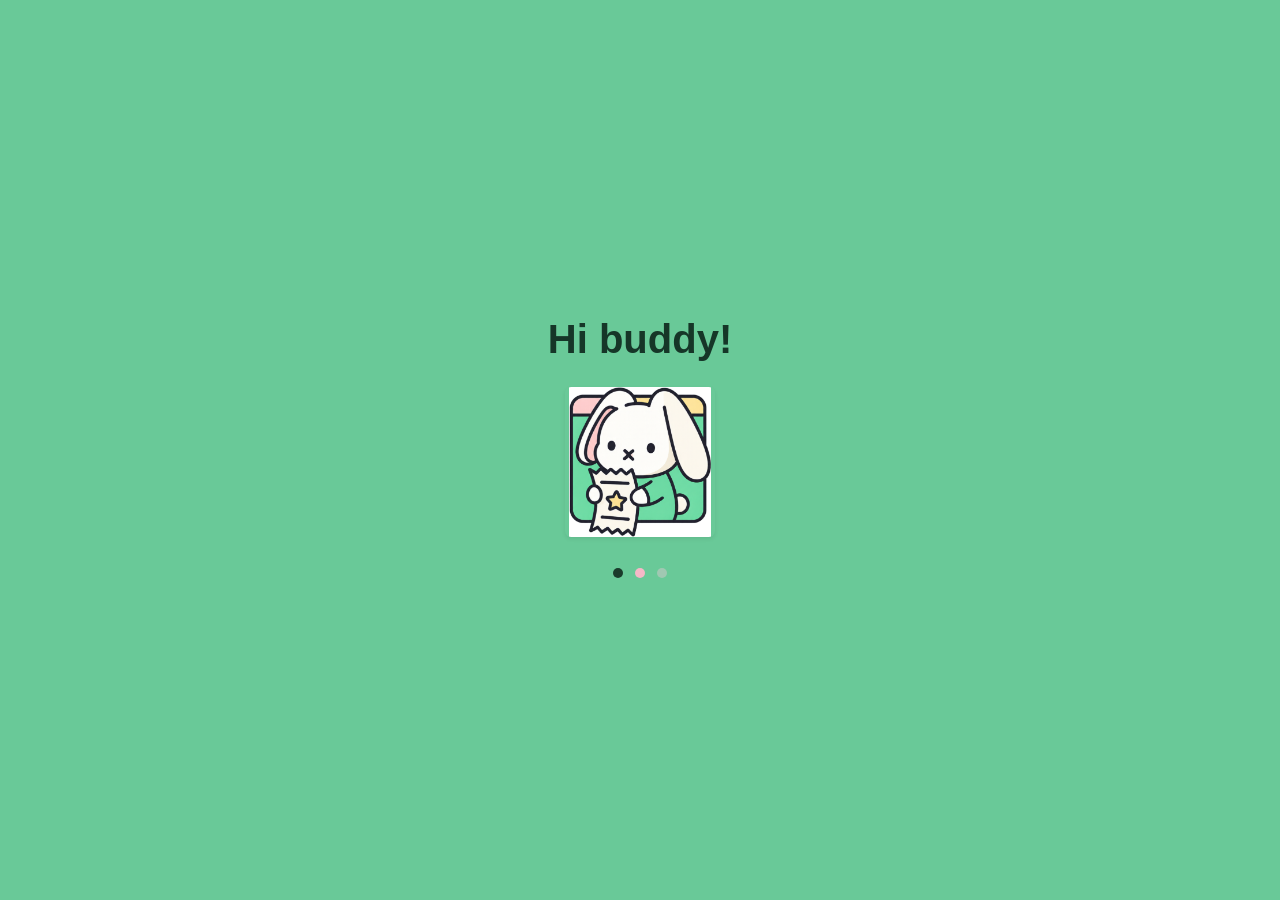
<file: index.html>
<!DOCTYPE html>
<html lang="en">
<head>
  <meta charset="UTF-8">
  <meta name="viewport" content="width=device-width, initial-scale=1.0">
  <title>Slipzy - Welcome</title>
  <link href="https://cdn.jsdelivr.net/npm/bootstrap@5.3.0/dist/css/bootstrap.min.css" rel="stylesheet">
  <link rel="stylesheet" href="css/index.css">
</head>
<body class="d-flex align-items-center justify-content-center vh-100">

  <div class="text-center">
    <h1 class="fw-bold text-dark mb-4" style="font-size: 2.5rem; color: #163628 !important;">Hi buddy!</h1>
    <div class="mb-4">
      <img src="assets/bunny.png" alt="Bunny Mascot" class="img-box rounded shadow-sm">
    </div>
    <div>
      <span class="dot dot-dark"></span>
      <span class="dot dot-pink"></span>
      <span class="dot dot-grey"></span>
    </div>
  </div>

</body>
</html>
</file>
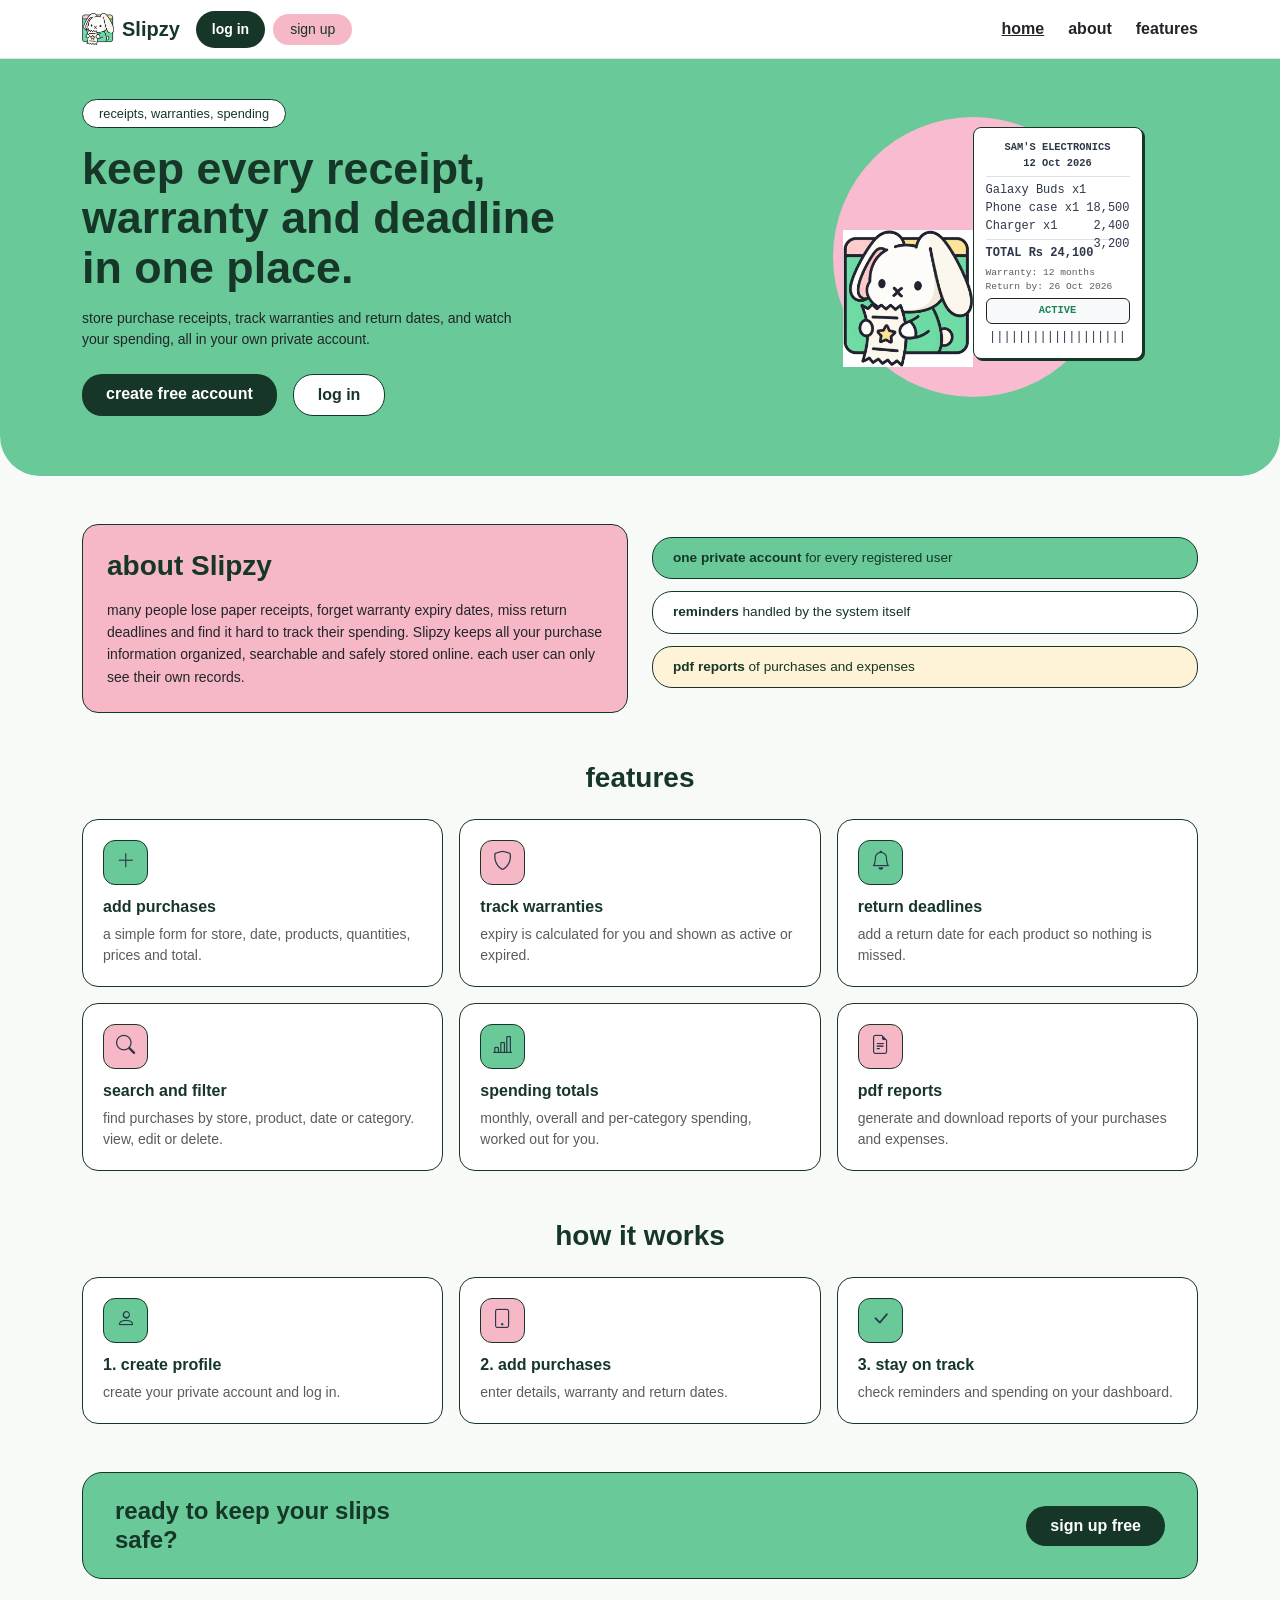
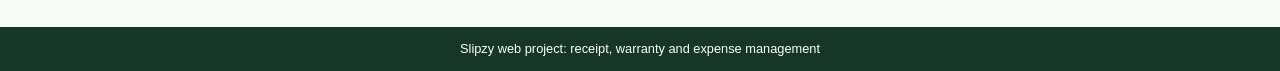
<file: home.html>
<!DOCTYPE html>
<html lang="en">
<head>
  <meta charset="UTF-8">
  <meta name="viewport" content="width=device-width, initial-scale=1.0">
  <title>Slipzy - Home</title>
  <link href="https://cdn.jsdelivr.net/npm/bootstrap@5.3.0/dist/css/bootstrap.min.css" rel="stylesheet">
  <link rel="stylesheet" href="https://cdn.jsdelivr.net/npm/bootstrap-icons@1.11.0/font/bootstrap-icons.css">
  <link rel="stylesheet" href="css/home.css">
</head>
<body>
  <nav class="navbar navbar-expand-lg bg-white border-bottom py-2">
    <div class="container">
      <a class="navbar-brand d-flex align-items-center gap-2 fw-bold" href="home.html" style="color: #163628;">
        <img src="assets/bunny.png" width="32" height="32" alt="Logo"> Slipzy
      </a>
      <div class="d-flex align-items-center gap-2">
        <a href="login.html" class="btn btn-dark-green btn-sm px-3">log in</a>
        <a href="signup.html" class="btn btn-sm px-3" style="background-color: #F6B8C7; color: #163628; border-radius: 20px;">sign up</a>
      </div>
      <div class="ms-auto d-flex gap-4 fs-7 fw-semibold">
        <a href="home.html" class="text-decoration-underline text-dark">home</a>
        <a href="#about" class="text-dark text-decoration-none">about</a>
        <a href="#features" class="text-dark text-decoration-none">features</a>
      </div>
    </div>
  </nav> 

  <!-- Hero Section -->
  <div class="hero-bg">
    <div class="container">
      <div class="row align-items-center">
        <div class="col-md-7">
          <span class="badge-pill-custom bg-white mb-3">receipts, warranties, spending</span>
          <h1 class="fw-bold mb-3" style="color: #163628; font-size: 2.8rem; line-height: 1.1;">
            keep every receipt,<br>warranty and deadline<br>in one place.
          </h1>
          <p class="small text-dark mb-4" style="max-width: 440px;">
            store purchase receipts, track warranties and return dates, and watch your spending, all in your own private account.
          </p>
          <div class="d-flex gap-3">
            <a href="signup.html" class="btn btn-dark-green">create free account</a>
            <a href="login.html" class="btn btn-outline-custom">log in</a>
          </div>
        </div>
        <div class="col-md-5 text-center mt-4 mt-md-0">
          <div class="receipt-circle-container">
            <img src="assets/bunny.png" class="bunny-hero-img" alt="Bunny">
            <div class="receipt-card text-start">
              <div class="text-center fw-bold border-bottom pb-1 mb-1" style="font-size: 0.65rem;">SAM'S ELECTRONICS<br>12 Oct 2026</div>
              <div>Galaxy Buds x1 <span class="float-end">18,500</span></div>
              <div>Phone case x1 <span class="float-end">2,400</span></div>
              <div class="border-bottom pb-1 mb-1">Charger x1 <span class="float-end">3,200</span></div>
              <div class="fw-bold mb-1">TOTAL <span class="float-end">Rs 24,100</span></div>
              <div style="font-size: 0.6rem;" class="text-muted">Warranty: 12 months<br>Return by: 26 Oct 2026</div>
              <div class="text-center mt-1 border border-dark rounded bg-light py-1 fw-bold text-success" style="font-size: 0.65rem;">ACTIVE</div>
              <div class="text-center mt-1">|||||||||||||||||||</div>
            </div>
          </div>
        </div>
      </div>
    </div>
  </div>

  <!-- About Section -->
  <div class="container my-5" id="about">
    <div class="row g-4">
      <div class="col-md-6">
        <div class="about-card">
          <h3 class="fw-bold mb-3" style="color: #163628;">about Slipzy</h3>
          <p class="small text-dark mb-0" style="line-height: 1.6;">
            many people lose paper receipts, forget warranty expiry dates, miss return deadlines and find it hard to track their spending. Slipzy keeps all your purchase information organized, searchable and safely stored online. each user can only see their own records.
          </p>
        </div>
      </div>
      <div class="col-md-6 d-flex flex-column justify-content-center">
        <div class="pill-info pill-green">
          <strong>one private account</strong> for every registered user
        </div>
        <div class="pill-info pill-white">
          <strong>reminders</strong> handled by the system itself
        </div>
        <div class="pill-info pill-yellow">
          <strong>pdf reports</strong> of purchases and expenses
        </div>
      </div>
    </div>
  </div>
  <!-- Features Section -->
  <div class="container my-5" id="features">
    <h3 class="fw-bold text-center mb-4" style="color: #163628;">features</h3>
    <div class="row g-3">
      <div class="col-md-4">
        <div class="feature-card">
          <div class="icon-box box-green"><i class="bi bi-plus-lg"></i></div>
          <h6 class="fw-bold" style="color: #163628;">add purchases</h6>
          <p class="small text-muted mb-0">a simple form for store, date, products, quantities, prices and total.</p>
        </div>
      </div>
      <div class="col-md-4">
        <div class="feature-card">
          <div class="icon-box box-pink"><i class="bi bi-shield"></i></div>
          <h6 class="fw-bold" style="color: #163628;">track warranties</h6>
          <p class="small text-muted mb-0">expiry is calculated for you and shown as active or expired.</p>
        </div>
      </div>
      <div class="col-md-4">
        <div class="feature-card">
          <div class="icon-box box-green"><i class="bi bi-bell"></i></div>
          <h6 class="fw-bold" style="color: #163628;">return deadlines</h6>
          <p class="small text-muted mb-0">add a return date for each product so nothing is missed.</p>
        </div>
      </div>
      <div class="col-md-4">
        <div class="feature-card">
          <div class="icon-box box-pink"><i class="bi bi-search"></i></div>
          <h6 class="fw-bold" style="color: #163628;">search and filter</h6>
          <p class="small text-muted mb-0">find purchases by store, product, date or category. view, edit or delete.</p>
        </div>
      </div>
      <div class="col-md-4">
        <div class="feature-card">
          <div class="icon-box box-green"><i class="bi bi-bar-chart-line"></i></div>
          <h6 class="fw-bold" style="color: #163628;">spending totals</h6>
          <p class="small text-muted mb-0">monthly, overall and per-category spending, worked out for you.</p>
        </div>
      </div>
      <div class="col-md-4">
        <div class="feature-card">
          <div class="icon-box box-pink"><i class="bi bi-file-earmark-text"></i></div>
          <h6 class="fw-bold" style="color: #163628;">pdf reports</h6>
          <p class="small text-muted mb-0">generate and download reports of your purchases and expenses.</p>
        </div>
      </div>
    </div>
  </div> 

  <!-- How it works -->
  <div class="container my-5">
    <h3 class="fw-bold text-center mb-4" style="color: #163628;">how it works</h3>
    <div class="row g-3">
      <div class="col-md-4">
        <div class="feature-card">
          <div class="icon-box box-green"><i class="bi bi-person"></i></div>
          <h6 class="fw-bold" style="color: #163628;">1. create profile</h6>
          <p class="small text-muted mb-0">create your private account and log in.</p>
        </div>
      </div>
      <div class="col-md-4">
        <div class="feature-card">
          <div class="icon-box box-pink"><i class="bi bi-tablet"></i></div>
          <h6 class="fw-bold" style="color: #163628;">2. add purchases</h6>
          <p class="small text-muted mb-0">enter details, warranty and return dates.</p>
        </div>
      </div>
      <div class="col-md-4">
        <div class="feature-card">
          <div class="icon-box box-green"><i class="bi bi-check-lg"></i></div>
          <h6 class="fw-bold" style="color: #163628;">3. stay on track</h6>
          <p class="small text-muted mb-0">check reminders and spending on your dashboard.</p>
        </div>
      </div>
    </div>
  </div>

  <!-- Call to action -->
  <div class="container my-5">
    <div class="cta-banner d-flex justify-content-between align-items-center">
      <h4 class="fw-bold mb-0" style="color: #163628;">ready to keep your slips<br>safe?</h4>
      <a href="signup.html" class="btn btn-dark-green px-4 py-2">sign up free</a>
    </div>
  </div>

  <!-- Footer -->
  <footer class="footer-bar text-center">
    Slipzy web project: receipt, warranty and expense management
  </footer>

</body>
</html>
</file>
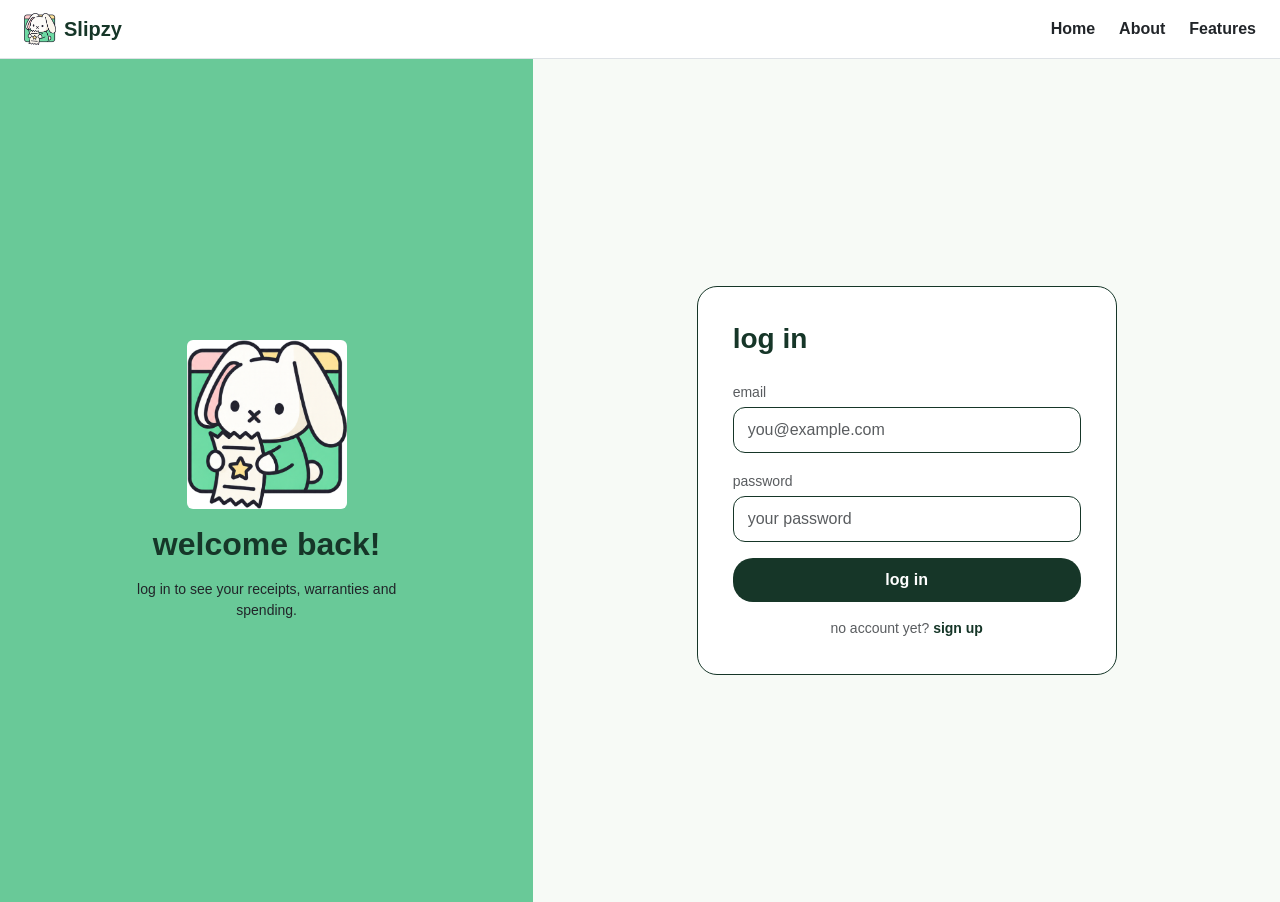
<file: login.html>
<!DOCTYPE html>
<html lang="en">
<head>
  <meta charset="UTF-8">
  <meta name="viewport" content="width=device-width, initial-scale=1.0">
  <title>Slipzy - Log In</title>
  <link href="https://cdn.jsdelivr.net/npm/bootstrap@5.3.0/dist/css/bootstrap.min.css" rel="stylesheet">
    <link rel="stylesheet" href="css/login.css">
</head>
<body> 

  <!-- Navbar -->
   <nav class="navbar navbar-expand-lg bg-white border-bottom py-2">
    <div class="container-fluid px-4">
      <a class="navbar-brand d-flex align-items-center gap-2 fw-bold" href="home.html" style="color: #163628;">
        <img src="assets/bunny.png" width="32" height="32" alt="Logo"> Slipzy
      </a>
      <div class="ms-auto d-flex gap-4 fs-7 fw-semibold">
        <a href="home.html" class="text-dark text-decoration-none">Home</a>
        <a href="home.html#about" class="text-dark text-decoration-none">About</a>
        <a href="home.html#features" class="text-dark text-decoration-none">Features</a>
      </div>
    </div>
  </nav>

  <div class="container-fluid">
    <div class="row">
    <!--  Left side banner--> 
      <div class="col-md-5 left-panel text-center p-4">
        <img src="assets/bunny.png" width="160" class="mb-3 rounded" alt="Bunny">
        <h2 class="fw-bold mb-3" style="color: #163628;">welcome back!</h2>
        <p class="small text-dark mb-0" style="max-width: 260px;">
          log in to see your receipts, warranties and spending.
        </p>
      </div>

      <!-- Right side form -->
      <div class="col-md-7 right-panel p-4">
        <div class="auth-card">
          <h3 class="fw-bold mb-4" style="color: #163628;">log in</h3>
          <form>
            <div class="mb-3">
              <label class="form-label small text-muted mb-1">email</label>
              <input type="email" class="form-control form-control-custom" placeholder="you@example.com">
            </div>
            <div class="mb-3">
              <label class="form-label small text-muted mb-1">password</label>
              <input type="password" class="form-control form-control-custom" placeholder="your password">
            </div> 
            <!-- <div class="d-flex justify-content-between align-items-center mb-4 fs-7">
              <span class="text-muted" style="font-size: 0.85rem;">remember me</span>
              <a href="#" class="fw-bold text-decoration-none" style="color: #163628; font-size: 0.85rem;">Forgot password?</a>
            </div> -->
            <button type="submit" class="btn btn-dark-green mb-3">log in</button>
            <div class="text-center small text-muted">
              no account yet? <a href="signup.html" class="fw-bold text-decoration-none" style="color: #163628;">sign up</a>
            </div>
          </form>
        </div>
      </div>
    </div>
  </div>

</body>
</html>
</file>
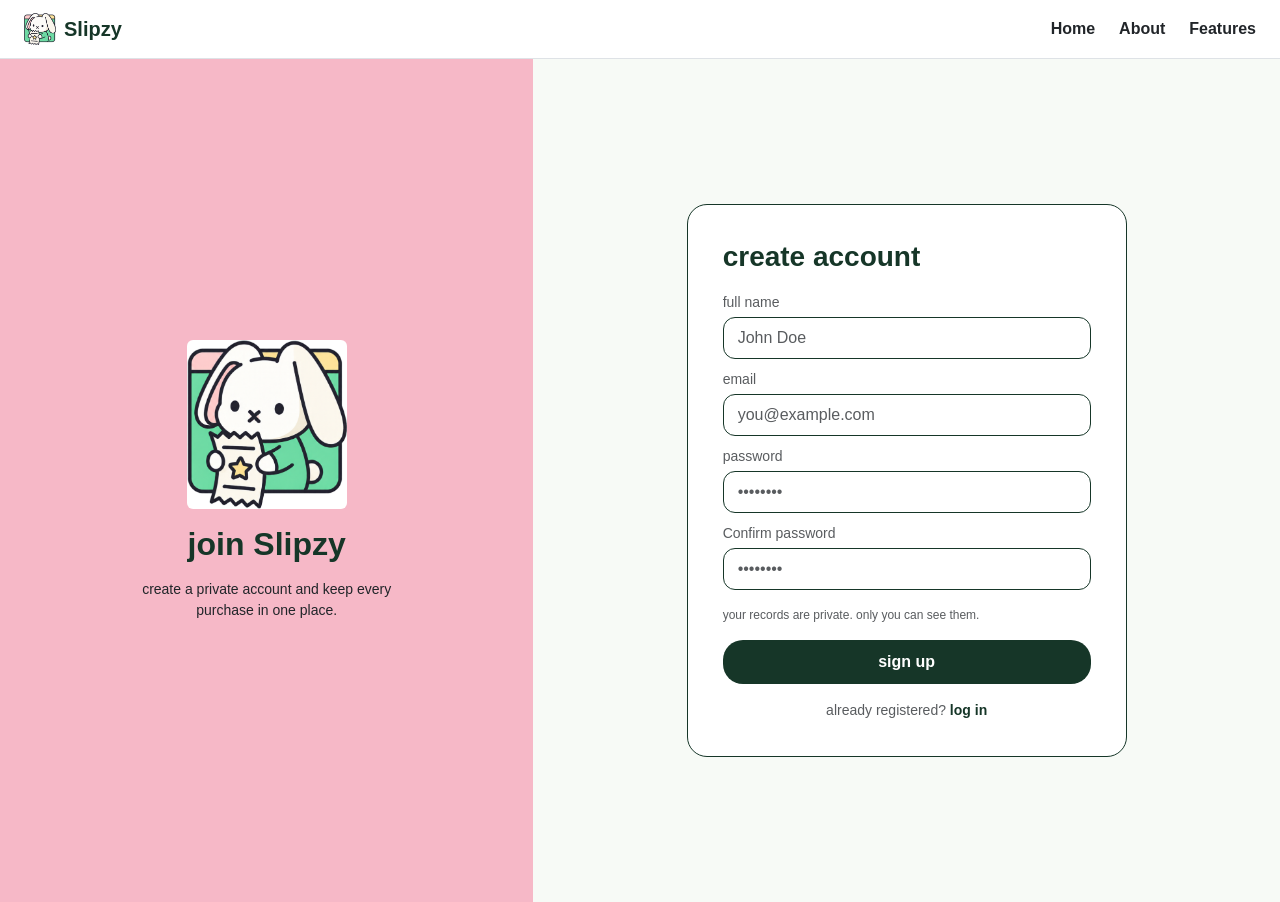
<file: signup.html>
<!DOCTYPE html>
<html lang="en">
<head>
  <meta charset="UTF-8">
  <meta name="viewport" content="width=device-width, initial-scale=1.0">
  <title>Slipzy - Sign Up</title>
  <link href="https://cdn.jsdelivr.net/npm/bootstrap@5.3.0/dist/css/bootstrap.min.css" rel="stylesheet">
  <link rel="stylesheet" href="css/signup.css">
</head>
<body>

  <!-- Navbar -->
  <nav class="navbar navbar-expand-lg bg-white border-bottom py-2">
    <div class="container-fluid px-4">
      <a class="navbar-brand d-flex align-items-center gap-2 fw-bold" href="home.html" style="color: #163628;">
        <img src="assets/bunny.png" width="32" height="32" alt="Logo"> Slipzy
      </a>
      <div class="ms-auto d-flex gap-4 fs-7 fw-semibold">
        <a href="home.html" class="text-dark text-decoration-none">Home</a>
        <a href="home.html#about" class="text-dark text-decoration-none">About</a>
        <a href="home.html#features" class="text-dark text-decoration-none">Features</a>
      </div>
    </div>
  </nav>

  <div class="container-fluid">
    <div class="row">
      <!-- Left side banner -->
      <div class="col-md-5 left-panel text-center p-4">
        <img src="assets/bunny.png" width="160" class="mb-3 rounded" alt="Bunny">
        <h2 class="fw-bold mb-3" style="color: #163628;">join Slipzy</h2>
        <p class="small text-dark mb-0" style="max-width: 250px;">
          create a private account and keep every purchase in one place.
        </p>
      </div>

      <!-- Right side form -->
      <div class="col-md-7 right-panel p-4">
        <div class="auth-card">
          <h3 class="fw-bold mb-3" style="color: #163628;">create account</h3>
          <form>
            <div class="mb-2">
              <label class="form-label small text-muted mb-1">full name</label>
              <input type="text" class="form-control form-control-custom" placeholder="John Doe">
            </div>
            <div class="mb-2">
              <label class="form-label small text-muted mb-1">email</label>
              <input type="email" class="form-control form-control-custom" placeholder="you@example.com">
            </div>
            <div class="mb-2">
              <label class="form-label small text-muted mb-1">password</label>
              <input type="password" class="form-control form-control-custom" placeholder="••••••••">
            </div>
            <div class="mb-3">
              <label class="form-label small text-muted mb-1">Confirm password</label>
              <input type="password" class="form-control form-control-custom" placeholder="••••••••">
            </div>
            <p class="text-muted small mb-3" style="font-size: 0.75rem;">your records are private. only you can see them.</p>
            <button type="submit" class="btn btn-dark-green mb-3">sign up</button>
            <div class="text-center small text-muted">
              already registered? <a href="login.html" class="fw-bold text-decoration-none" style="color: #163628;">log in</a>
            </div>
          </form>
        </div>
      </div>
    </div>
  </div>

</body>
</html>
</file>
<file: css/index.css>
body {
      background-color: #69C998;
      font-family: 'Segoe UI', Tahoma, Geneva, Verdana, sans-serif;
    }
    .dot {
      width: 10px;
      height: 10px;
      border-radius: 50%;
      display: inline-block;
      margin: 0 4px;
    }
    .dot-dark { background-color: #1A3B2B; }
    .dot-pink { background-color: #F6B8C7; }
    .dot-grey { background-color: #A0C8B2; }
    .img-box {
      width: 150px;
      height: 150px;
      object-fit: contain;
    }
</file>
<file: css/home.css>
body {
      background-color: #F7FAF6;
      font-family: 'Segoe UI', Tahoma, Geneva, Verdana, sans-serif;
      color: #2D3748;
    }
    .hero-bg {
      background-color: #69C998;
      border-radius: 0 0 40px 40px;
      padding: 40px 0 60px 0;
    }
    .badge-pill-custom {
      border: 1.5px solid #163628;
      border-radius: 20px;
      padding: 4px 16px;
      font-size: 0.8rem;
      color: #163628;
      display: inline-block;
    }
    .btn-dark-green {
      background-color: #163628;
      color: white;
      border-radius: 20px;
      padding: 8px 24px;
      font-weight: 600;
      border: none;
    }
    .btn-dark-green:hover { background-color: #0d2319; color: white; }
    .btn-outline-custom {
      border: 1.5px solid #163628;
      border-radius: 20px;
      padding: 8px 24px;
      color: #163628;
      background: white;
      font-weight: 600;
    }
    .receipt-circle-container {
      position: relative;
      width: 280px;
      height: 280px;
      background-color: #F8BBD0;
      border-radius: 50%;
      margin: auto;
    }
    .receipt-card {
      position: absolute;
      top: 10px;
      right: -30px;
      background: white;
      border: 1.5px solid #163628;
      border-radius: 8px;
      padding: 12px;
      font-family: monospace;
      font-size: 0.75rem;
      width: 170px;
      box-shadow: 2px 2px 0px #163628;
    }
    .bunny-hero-img {
      position: absolute;
      left: 10px;
      bottom: 30px;
      width: 130px;
    }
    .about-card {
      background-color: #F6B8C7;
      border: 1.5px solid #163628;
      border-radius: 16px;
      padding: 24px;
      height: 100%;
    }
    .pill-info {
      border: 1.5px solid #163628;
      border-radius: 20px;
      padding: 10px 20px;
      margin-bottom: 12px;
      font-size: 0.85rem;
    }
    .pill-green { background-color: #69C998; color: #163628; }
    .pill-white { background-color: white; color: #163628; }
    .pill-yellow { background-color: #FEF3D6; color: #163628; }
    
    .feature-card {
      background: white;
      border: 1.5px solid #163628;
      border-radius: 16px;
      padding: 20px;
      height: 100%;
    }
    .icon-box {
      width: 45px;
      height: 45px;
      border-radius: 12px;
      border: 1.5px solid #163628;
      display: flex;
      align-items: center;
      justify-content: center;
      font-size: 1.2rem;
      margin-bottom: 12px;
    }
    .box-green { background-color: #69C998; }
    .box-pink { background-color: #F6B8C7; }
    
    .cta-banner {
      background-color: #69C998;
      border: 1.5px solid #163628;
      border-radius: 20px;
      padding: 24px 32px;
    }
    .footer-bar {
      background-color: #163628;
      color: white;
      padding: 12px 0;
      font-size: 0.8rem;
    }
</file>
<file: css/login.css>
body {
      background-color: #F7FAF6;
      font-family: 'Segoe UI', Tahoma, Geneva, Verdana, sans-serif;
    }
    .left-panel {
      background-color: #69C998;
      min-height: calc(100vh - 57px);
      display: flex;
      flex-direction: column;
      align-items: center;
      justify-content: center;
    }
    .right-panel {
      min-height: calc(100vh - 57px);
      display: flex;
      align-items: center;
      justify-content: center;
    }
    .auth-card {
      border: 1.5px solid #163628;
      border-radius: 20px;
      padding: 35px;
      width: 100%;
      max-width: 420px;
      background: white;
    }
    .form-control-custom {
      border: 1.5px solid #163628;
      border-radius: 12px;
      padding: 10px 14px;
    }
    .btn-dark-green {
      background-color: #163628;
      color: white;
      border-radius: 20px;
      padding: 10px;
      font-weight: 600;
      width: 100%;
      border: none;
    }
    .btn-dark-green:hover { background-color: #0d2319; }
</file>
<file: css/signup.css>
/* Core & Layout Styles
body {
  background-color: #F7FAF6;
  font-family: 'Segoe UI', Tahoma, Geneva, Verdana, sans-serif;
}

/* Custom Text Colors 
.text-dark-green {
  color: #163628;
}

/* Panels 
.left-panel {
  background-color: #F6B8C7;
  min-height: calc(100vh - 57px);
  display: flex;
  flex-direction: column;
  align-items: center;
  justify-content: center;
}

.right-panel {
  min-height: calc(100vh - 57px);
  display: flex;
  align-items: center;
  justify-content: center;
}

/* Auth Card 
.auth-card {
  border: 1.5px solid #163628;
  border-radius: 20px;
  padding: 35px;
  width: 100%;
  max-width: 440px;
  background: white;
}

/* Form Controls 
.form-control-custom {
  border: 1.5px solid #163628;
  border-radius: 12px;
  padding: 8px 14px;
}

/* Buttons 
.btn-dark-green {
  background-color: #163628;
  color: white;
  border-radius: 20px;
  padding: 10px;
  font-weight: 600;
  width: 100%;
  border: none;
}

.btn-dark-green:hover {
  background-color: #0d2319;
  color: white;
} */
 body {
  background-color: #F7FAF6;
  font-family: 'Segoe UI', Tahoma, Geneva, Verdana, sans-serif;
}
.left-panel {
  background-color: #F6B8C7;
  min-height: calc(100vh - 57px);
  display: flex;
  flex-direction: column;
  align-items: center;
  justify-content: center;
}
.right-panel {
  min-height: calc(100vh - 57px);
  display: flex;
  align-items: center;
  justify-content: center;
}
.auth-card {
  border: 1.5px solid #163628;
  border-radius: 20px;
  padding: 35px;
  width: 100%;
  max-width: 440px;
  background: white;
}
.form-control-custom {
  border: 1.5px solid #163628;
  border-radius: 12px;
  padding: 8px 14px;
}
.btn-dark-green {
  background-color: #163628;
  color: white;
  border-radius: 20px;
  padding: 10px;
  font-weight: 600;
  width: 100%;
  border: none;
}
.btn-dark-green:hover { background-color: #0d2319; }
</file>
